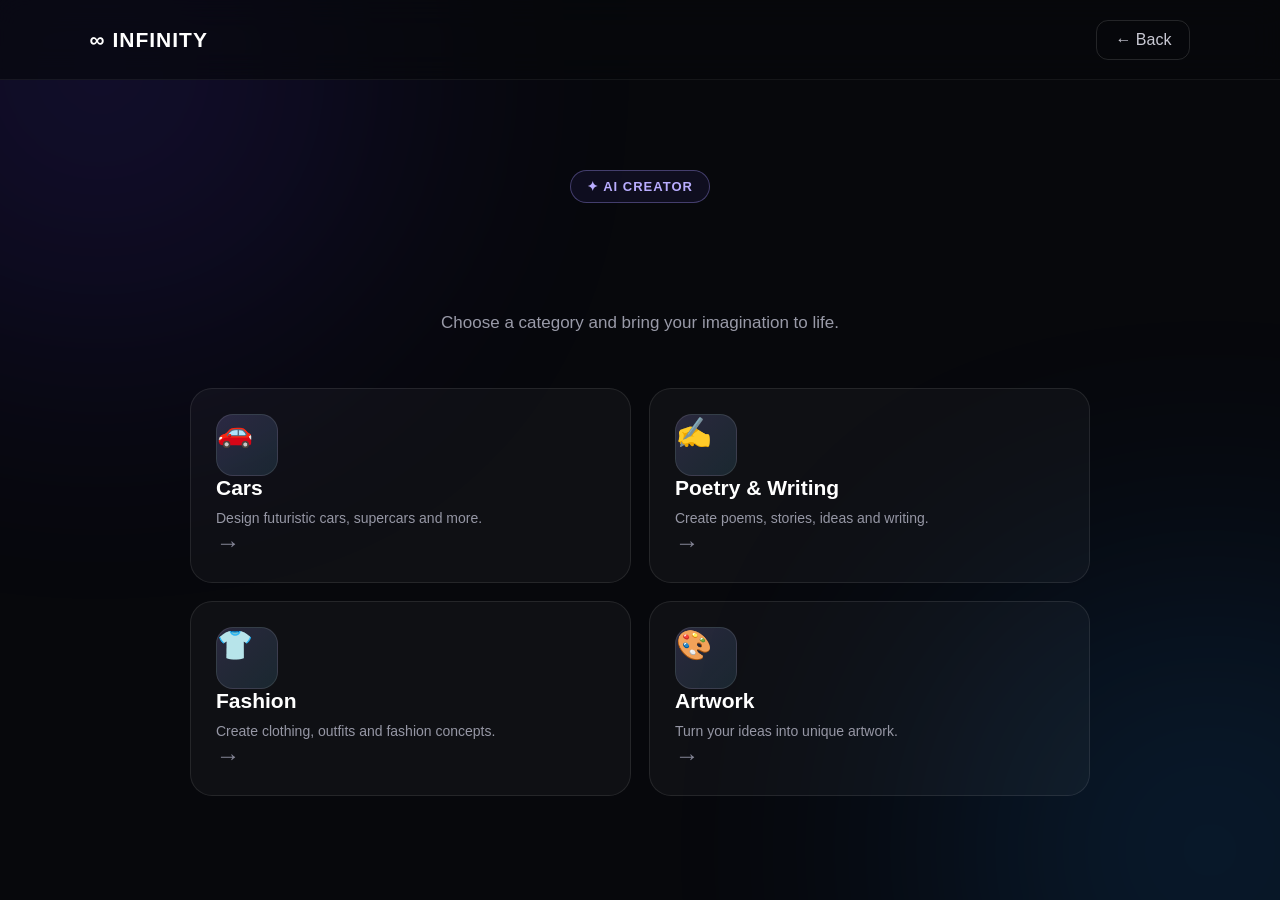
<file: creator.html>
<!DOCTYPE html>

<html lang="en">

<head>
    <meta charset="UTF-8">
    <meta name="viewport" content="width=device-width, initial-scale=1.0">


<title>Create — Infinity</title>

<link rel="stylesheet" href="creator.css">

</head>

<body>


<!-- BACKGROUND GLOW -->
<div class="background-glow glow-one"></div>
<div class="background-glow glow-two"></div>

<!-- NAVBAR -->
<nav class="navbar">

    <a href="index.html" class="logo">
        ∞ INFINITY
    </a>

    <a href="index.html" class="back-button">
        ← Back
    </a>

</nav>


<!-- CREATE SECTION -->
<main class="create-container">

    <div class="create-badge">
        ✦ AI CREATOR
    </div>

    <h1>What do you want to create?</h1>

    <p class="subtitle">
        Choose a category and bring your imagination to life.
    </p>


    <!-- OPTIONS -->
    <div class="creation-options">

        <!-- CARS -->
        <button class="creation-card" onclick="selectCreation('cars')">

            <div class="card-icon">🚗</div>

            <div class="card-text">
                <h2>Cars</h2>
                <p>Design futuristic cars, supercars and more.</p>
            </div>

            <span class="arrow">→</span>

        </button>


        <!-- POETRY -->
<button class="creation-card" onclick="window.location.href='poetry.html'">

            <div class="card-icon">✍️</div>

            <div class="card-text">
                <h2>Poetry & Writing</h2>
                <p>Create poems, stories, ideas and writing.</p>
            </div>

            <span class="arrow">→</span>

        </button>


        <!-- FASHION -->
        <button class="creation-card" onclick="selectCreation('fashion')">

            <div class="card-icon">👕</div>

            <div class="card-text">
                <h2>Fashion</h2>
                <p>Create clothing, outfits and fashion concepts.</p>
            </div>

            <span class="arrow">→</span>

        </button>


        <!-- ARTWORK -->
        <button class="creation-card" onclick="selectCreation('artwork')">

            <div class="card-icon">🎨</div>

            <div class="card-text">
                <h2>Artwork</h2>
                <p>Turn your ideas into unique artwork.</p>
            </div>

            <span class="arrow">→</span>

        </button>

    </div>

</main>


<script>

    function selectCreation(type) {

        console.log("Selected creation:", type);

        // We'll add the next step here later.
        // For now, this only detects which option was selected.

    }

</script>

</body>

</html>
</file>
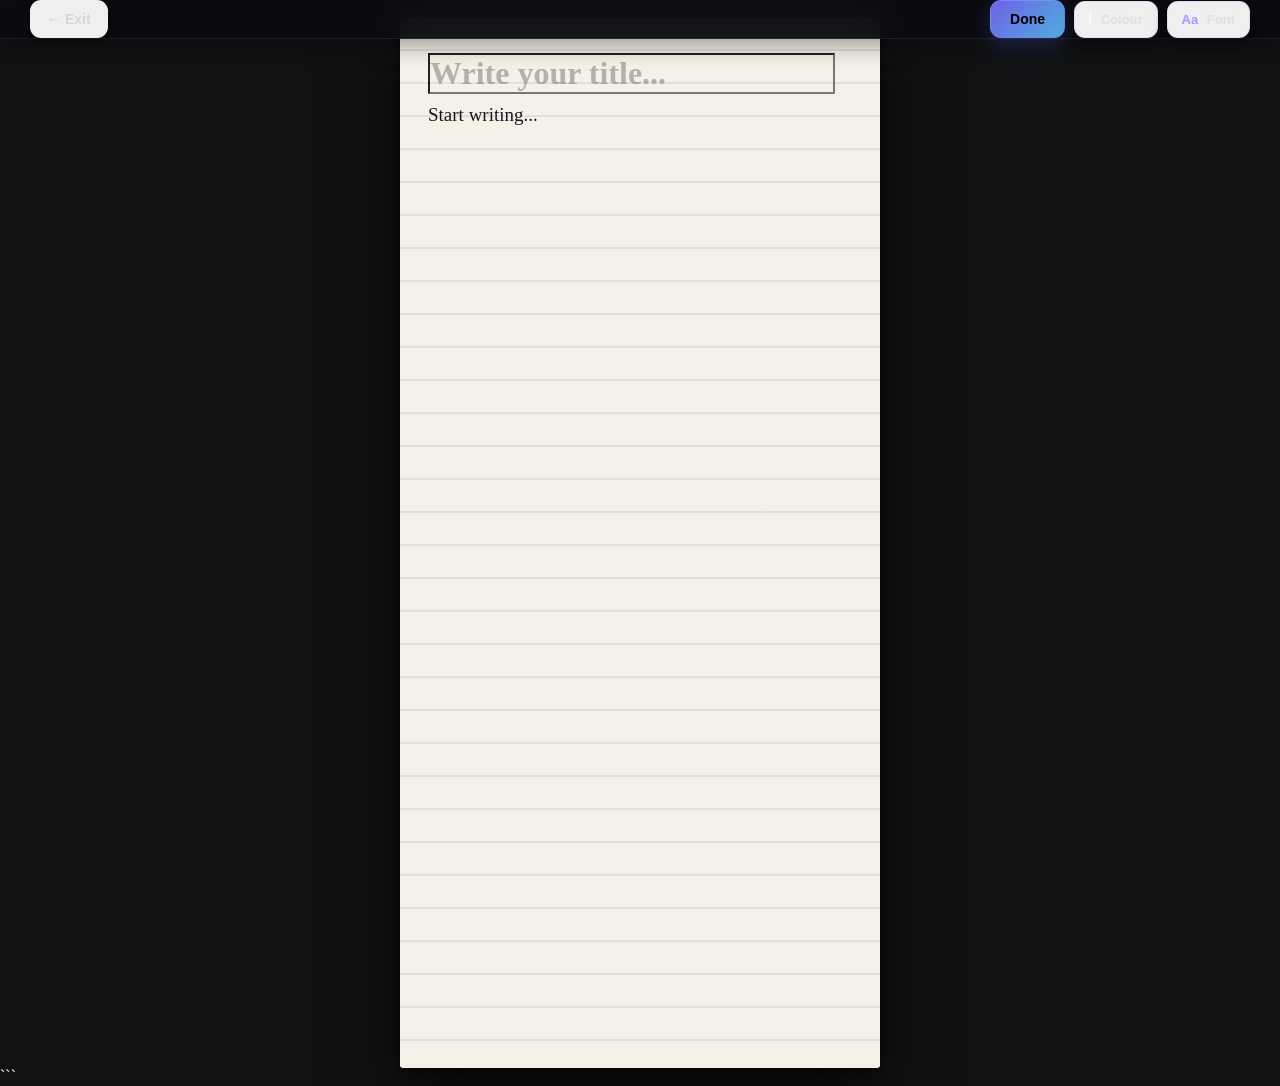
<file: poetry.html>
<!DOCTYPE html>

<html lang="en">

<head>
    <meta charset="UTF-8">
    <meta name="viewport" content="width=device-width, initial-scale=1.0">

```
<title>Poetry & Writing — Infinity</title>

<link rel="stylesheet" href="poetry.css">
```

</head>

<body>

```
<!-- TOP BAR -->
<header class="editor-topbar">

    <button class="exit-button" onclick="window.location.href='creator.html'">
        ← Exit
    </button>

    <div class="top-controls">

        <button class="done-button" id="doneButton">
            Done
        </button>

        <button class="tool-button" id="colorButton">
            <span class="color-preview"></span>
            Colour
        </button>

        <button class="tool-button" id="fontButton">
            <span class="font-preview">Aa</span>
            Font
        </button>

    </div>

</header>


<!-- COLOUR MENU -->
<div class="tool-menu color-menu" id="colorMenu">

    <button class="color-option" data-color="#171717">
        <span class="color-dot black"></span>
        Black
    </button>

    <button class="color-option" data-color="#ffffff">
        <span class="color-dot white"></span>
        White
    </button>

    <button class="color-option" data-color="#665cff">
        <span class="color-dot purple"></span>
        Purple
    </button>

    <button class="color-option" data-color="#269bd7">
        <span class="color-dot blue"></span>
        Blue
    </button>

    <button class="color-option" data-color="#d94b5f">
        <span class="color-dot red"></span>
        Red
    </button>

    <button class="color-option" data-color="#278653">
        <span class="color-dot green"></span>
        Green
    </button>

    <button class="color-option" data-color="#c18a27">
        <span class="color-dot gold"></span>
        Gold
    </button>

</div>


<!-- FONT MENU -->
<div class="tool-menu font-menu" id="fontMenu">

    <button data-font="Georgia, serif">
        Classic
    </button>

    <button data-font="Arial, sans-serif">
        Modern
    </button>

    <button data-font="'Courier New', monospace">
        Typewriter
    </button>

    <button data-font="'Trebuchet MS', sans-serif">
        Clean
    </button>

    <button data-font="'Times New Roman', serif">
        Literary
    </button>

</div>


<!-- NOTEBOOK -->
<main class="notebook-wrapper">

    <section class="notebook">

        <!-- REAL NOTEBOOK MARGIN -->
        <div class="notebook-margin">
            <div class="margin-line line-one"></div>
            <div class="margin-line line-two"></div>
        </div>


        <!-- PAGE -->
        <div class="page-content">

            <input
                type="text"
                id="poemTitle"
                class="poem-title"
                placeholder="Write your title..."
                maxlength="120"
            >

            <div
                id="poemContent"
                class="poem-content"
                contenteditable="true"
                spellcheck="true"
                data-placeholder="Start writing..."
            ></div>

        </div>

    </section>

</main>


<script src="poetry.js"></script>
```

</body>

</html>
</file>
<file: creator.css>
* {
  margin: 0;
  padding: 0;
  box-sizing: border-box;
  }

body {
min-height: 100vh;
font-family: Arial, Helvetica, sans-serif;
color: white;
background: #07080c;
overflow-x: hidden;
}

/* BACKGROUND GLOW */

.background-glow {
position: fixed;
width: 500px;
height: 500px;
border-radius: 50%;
filter: blur(140px);
opacity: 0.18;
pointer-events: none;
}

.glow-one {
background: #5b35ff;
top: -180px;
left: -150px;
}

.glow-two {
background: #168cff;
right: -180px;
bottom: -200px;
}

/* NAVBAR */

.navbar {
height: 80px;
display: flex;
align-items: center;
justify-content: space-between;
padding: 0 7%;
position: relative;
z-index: 5;
border-bottom: 1px solid rgba(255, 255, 255, 0.06);
background: rgba(7, 8, 12, 0.65);
backdrop-filter: blur(15px);
}

.logo {
text-decoration: none;
color: white;
font-size: 21px;
font-weight: 800;
letter-spacing: 1px;
}

.back-button {
text-decoration: none;
color: #c9c9d4;
padding: 10px 18px;
border: 1px solid rgba(255, 255, 255, 0.12);
border-radius: 12px;
transition: 0.25s ease;
}

.back-button:hover {
color: white;
border-color: rgba(130, 150, 255, 0.5);
background: rgba(255, 255, 255, 0.06);
}

/* MAIN */

.create-container {
width: min(900px, 90%);
margin: 0 auto;
padding: 90px 0 100px;
text-align: center;
position: relative;
z-index: 2;
}

/* BADGE */

.create-badge {
display: inline-block;
padding: 8px 16px;
border-radius: 30px;
border: 1px solid rgba(167, 151, 255, 0.35);
background: rgba(120, 90, 255, 0.08);
color: #b9adff;
font-size: 13px;
font-weight: 700;
letter-spacing: 1px;
margin-bottom: 25px;
}

/* HEADING */

h1 {
font-size: clamp(38px, 6vw, 64px);
line-height: 1.05;
margin-bottom: 18px;

```
background: linear-gradient(90deg, #a797ff, #72dcff);
-webkit-background-clip: text;
-webkit-text-fill-color: transparent;
```

}

.subtitle {
color: #999aa8;
font-size: 17px;
margin-bottom: 55px;
}

/* OPTIONS */

.creation-options {
display: grid;
grid-template-columns: 1fr 1fr;
gap: 18px;
text-align: left;
}

/* CREATION CARD */

.creation-card {
width: 100%;
min-height: 150px;
padding: 25px;

```
display: flex;
align-items: center;
gap: 20px;

color: white;
text-align: left;

background: rgba(255, 255, 255, 0.035);
border: 1px solid rgba(255, 255, 255, 0.09);
border-radius: 22px;

cursor: pointer;

transition:
    transform 0.25s ease,
    border-color 0.25s ease,
    background 0.25s ease,
    box-shadow 0.25s ease;

position: relative;
overflow: hidden;
```

}

/* CARD HOVER */

.creation-card::before {
content: "";
position: absolute;
inset: 0;

```
background: linear-gradient(
    120deg,
    rgba(167, 151, 255, 0.08),
    rgba(114, 220, 255, 0.05),
    transparent
);

opacity: 0;
transition: 0.25s ease;
```

}

.creation-card:hover {
transform: translateY(-5px);
border-color: rgba(167, 151, 255, 0.45);
background: rgba(255, 255, 255, 0.06);
box-shadow: 0 15px 40px rgba(70, 80, 255, 0.12);
}

.creation-card:hover::before {
opacity: 1;
}

/* ICON */

.card-icon {
width: 62px;
height: 62px;
min-width: 62px;

```
display: flex;
align-items: center;
justify-content: center;

border-radius: 17px;

background: linear-gradient(
    135deg,
    rgba(167, 151, 255, 0.18),
    rgba(114, 220, 255, 0.12)
);

border: 1px solid rgba(255, 255, 255, 0.1);

font-size: 29px;

position: relative;
z-index: 1;
```

}

/* TEXT */

.card-text {
position: relative;
z-index: 1;
flex: 1;
}

.card-text h2 {
font-size: 21px;
margin-bottom: 8px;
}

.card-text p {
color: #9697a5;
font-size: 14px;
line-height: 1.5;
}

/* ARROW */

.arrow {
font-size: 24px;
color: #858697;

```
position: relative;
z-index: 1;

transition: 0.25s ease;
```

}

.creation-card:hover .arrow {
color: #a797ff;
transform: translateX(5px);
}

/* MOBILE */

@media (max-width: 700px) {

```
.navbar {
    padding: 0 5%;
}

.create-container {
    padding-top: 60px;
}

.creation-options {
    grid-template-columns: 1fr;
}

.creation-card {
    min-height: 130px;
}

.subtitle {
    margin-bottom: 35px;
}
```

}

@media (max-width: 450px) {

```
.card-icon {
    width: 52px;
    height: 52px;
    min-width: 52px;
    font-size: 24px;
}

.card-text h2 {
    font-size: 18px;
}

.card-text p {
    font-size: 13px;
}

.creation-card {
    padding: 18px;
}

}
</file>
<file: poetry.css>
* {
  margin: 0;
  padding: 0;
  box-sizing: border-box;
  }

body {
min-height: 100vh;
background: #111214;
color: white;
font-family: Arial, Helvetica, sans-serif;
}

/* ================================
TOP BAR
================================ */

.editor-topbar {
position: fixed;
top: 0;
left: 0;
right: 0;

```
height: 76px;

display: flex;
align-items: center;
justify-content: space-between;

padding: 0 30px;

background: rgba(10, 11, 14, 0.94);

backdrop-filter: blur(18px);
-webkit-backdrop-filter: blur(18px);

border-bottom: 1px solid rgba(255, 255, 255, 0.08);

box-shadow: 0 5px 25px rgba(0, 0, 0, 0.4);

z-index: 1000;
```

}

/* EXIT */

.exit-button {
border: 1px solid rgba(255, 255, 255, 0.12);

```
background: rgba(255, 255, 255, 0.05);

color: #d5d5dc;

padding: 10px 16px;

border-radius: 11px;

font-size: 14px;
font-weight: 600;

cursor: pointer;

box-shadow: 0 5px 15px rgba(0, 0, 0, 0.3);

transition: 0.2s;
```

}

.exit-button:hover {
color: white;
background: rgba(255, 255, 255, 0.09);
transform: translateY(-2px);
}

/* CONTROLS */

.top-controls {
display: flex;
align-items: center;
gap: 9px;
}

/* DONE */

.done-button {
border: 1px solid rgba(150, 140, 255, 0.4);

```
color: white;

padding: 10px 19px;

border-radius: 11px;

font-size: 14px;
font-weight: 700;

cursor: pointer;

background: linear-gradient(
    135deg,
    #7160e9,
    #4daedb
);

box-shadow:
    0 6px 20px rgba(70, 80, 200, 0.35);

transition: 0.2s;
```

}

.done-button:hover {
transform: translateY(-2px);

```
box-shadow:
    0 9px 25px rgba(70, 80, 200, 0.45);
```

}

/* COLOUR / FONT */

.tool-button {
border: 1px solid rgba(167, 151, 255, 0.22);

```
background:
    linear-gradient(
        135deg,
        rgba(167, 151, 255, 0.12),
        rgba(114, 220, 255, 0.06)
    );

color: #dedee7;

padding: 10px 14px;

border-radius: 11px;

font-size: 13px;
font-weight: 600;

cursor: pointer;

box-shadow:
    0 6px 17px rgba(0, 0, 0, 0.35);

transition: 0.2s;
```

}

.tool-button:hover {
color: white;

```
border-color: rgba(167, 151, 255, 0.5);

transform: translateY(-2px);

box-shadow:
    0 9px 22px rgba(0, 0, 0, 0.45);
```

}

.color-preview {
display: inline-block;

```
width: 12px;
height: 12px;

margin-right: 6px;

border-radius: 50%;

background: #ffffff;

border: 1px solid rgba(255, 255, 255, 0.5);
```

}

.font-preview {
color: #a797ff;
margin-right: 5px;
}

/* ================================
EDITOR BACKGROUND
================================ */

.notebook-wrapper {
min-height: 100vh;

```
padding:
    120px
    35px
    70px;

display: flex;
justify-content: center;

background: #111214;
```

}

/* ================================
NOTEBOOK PAGE
================================ */

.notebook {
position: relative;

```
width: min(900px, 100%);

min-height: 1050px;

background: #f4f1e8;

border-radius: 3px;

overflow: hidden;

box-shadow:
    0 30px 80px rgba(0, 0, 0, 0.7),
    0 3px 8px rgba(0, 0, 0, 0.4);

/*
   BLUE NOTEBOOK LINES
*/

background-image:
    repeating-linear-gradient(
        to bottom,
        transparent 0px,
        transparent 31px,
        rgba(75, 118, 165, 0.27) 32px,
        transparent 33px
    );
```

}

/* ================================
DOUBLE RED MARGIN
================================ */

.notebook-margin {
position: absolute;

```
top: 0;
bottom: 0;

left: 82px;

width: 16px;

z-index: 20;

pointer-events: none;
```

}

/* THE TWO RED LINES */

.margin-line {
position: absolute;

```
top: 0;
bottom: 0;

width: 2px;

background: #c84d50;

opacity: 0.75;
```

}

.line-one {
left: 0;
}

.line-two {
right: 0;
}

/* ================================
PAGE CONTENT
================================ */

.page-content {
position: relative;

```
margin-left: 98px;

padding:
    35px
    45px
    80px
    28px;

min-height: 1050px;
```

}

/* ================================
TITLE
================================ */

.poem-title {
width: 100%;

```
border: none;
outline: none;

background: transparent;

color: #17181b;

font-family: Georgia, serif;

font-size: 32px;
font-weight: 700;

line-height: 32px;

padding: 0;

margin: 0 0 5px 0;
```

}

.poem-title::placeholder {
color: rgba(30, 30, 30, 0.30);
}

/* ================================
WRITING
================================ */

.poem-content {
width: 100%;

```
min-height: 850px;

outline: none;

color: #17181b;

font-family: Georgia, serif;

font-size: 19px;

line-height: 32px;

white-space: pre-wrap;

word-wrap: break-word;
```

}

.poem-content:empty::before {
content: attr(data-placeholder);

```
color: rgba(30, 30, 30, 0.30);

pointer-events: none;
```

}

/* ================================
POPUP MENUS
================================ */

.tool-menu {
position: fixed;

```
top: 67px;
right: 28px;

width: 190px;

padding: 8px;

border-radius: 14px;

background: rgba(23, 24, 31, 0.98);

border: 1px solid rgba(255, 255, 255, 0.10);

backdrop-filter: blur(20px);
-webkit-backdrop-filter: blur(20px);

box-shadow:
    0 18px 45px rgba(0, 0, 0, 0.6);

z-index: 2000;

display: none;
```

}

.tool-menu.show {
display: block;
}

/* ================================
COLOUR OPTIONS
================================ */

.color-option {
width: 100%;

```
display: flex;
align-items: center;

gap: 10px;

border: none;

background: transparent;

color: #d8d8e0;

padding: 10px;

border-radius: 8px;

cursor: pointer;

font-size: 13px;

text-align: left;
```

}

.color-option:hover {
background: rgba(255, 255, 255, 0.08);

```
color: white;
```

}

/* COLOUR CIRCLES */

.color-dot {
width: 17px;
height: 17px;

```
min-width: 17px;

border-radius: 50%;

border: 1px solid rgba(0, 0, 0, 0.25);
```

}

.color-dot.black {
background: #171717;
}

.color-dot.white {
background: #ffffff;
}

.color-dot.purple {
background: #665cff;
}

.color-dot.blue {
background: #269bd7;
}

.color-dot.red {
background: #d94b5f;
}

.color-dot.green {
background: #278653;
}

.color-dot.gold {
background: #c18a27;
}

/* ================================
FONT OPTIONS
================================ */

.font-menu button {
width: 100%;

```
border: none;

background: transparent;

color: #d8d8e0;

padding: 11px;

border-radius: 8px;

text-align: left;

cursor: pointer;

font-size: 14px;
```

}

.font-menu button:hover {
background:
linear-gradient(
90deg,
rgba(167, 151, 255, 0.14),
rgba(114, 220, 255, 0.07)
);

```
color: white;
```

}

/* ================================
MOBILE
================================ */

@media (max-width: 700px) {

```
.editor-topbar {
    height: 68px;
    padding: 0 10px;
}

.top-controls {
    gap: 4px;
}

.tool-button {
    padding: 8px 8px;
    font-size: 11px;
}

.done-button {
    padding: 8px 11px;
    font-size: 12px;
}

.exit-button {
    padding: 8px 10px;
    font-size: 12px;
}

.notebook-wrapper {
    padding:
        100px
        8px
        40px;
}

.notebook {
    min-height: 900px;
}

.notebook-margin {
    left: 48px;
    width: 15px;
}

.page-content {
    margin-left: 63px;

    padding:
        35px
        18px
        60px
        18px;

    min-height: 900px;
}

.poem-title {
    font-size: 25px;
}

.poem-content {
    font-size: 17px;
    line-height: 32px;
}

.tool-menu {
    top: 61px;
    right: 8px;
}
```

}
</file>
